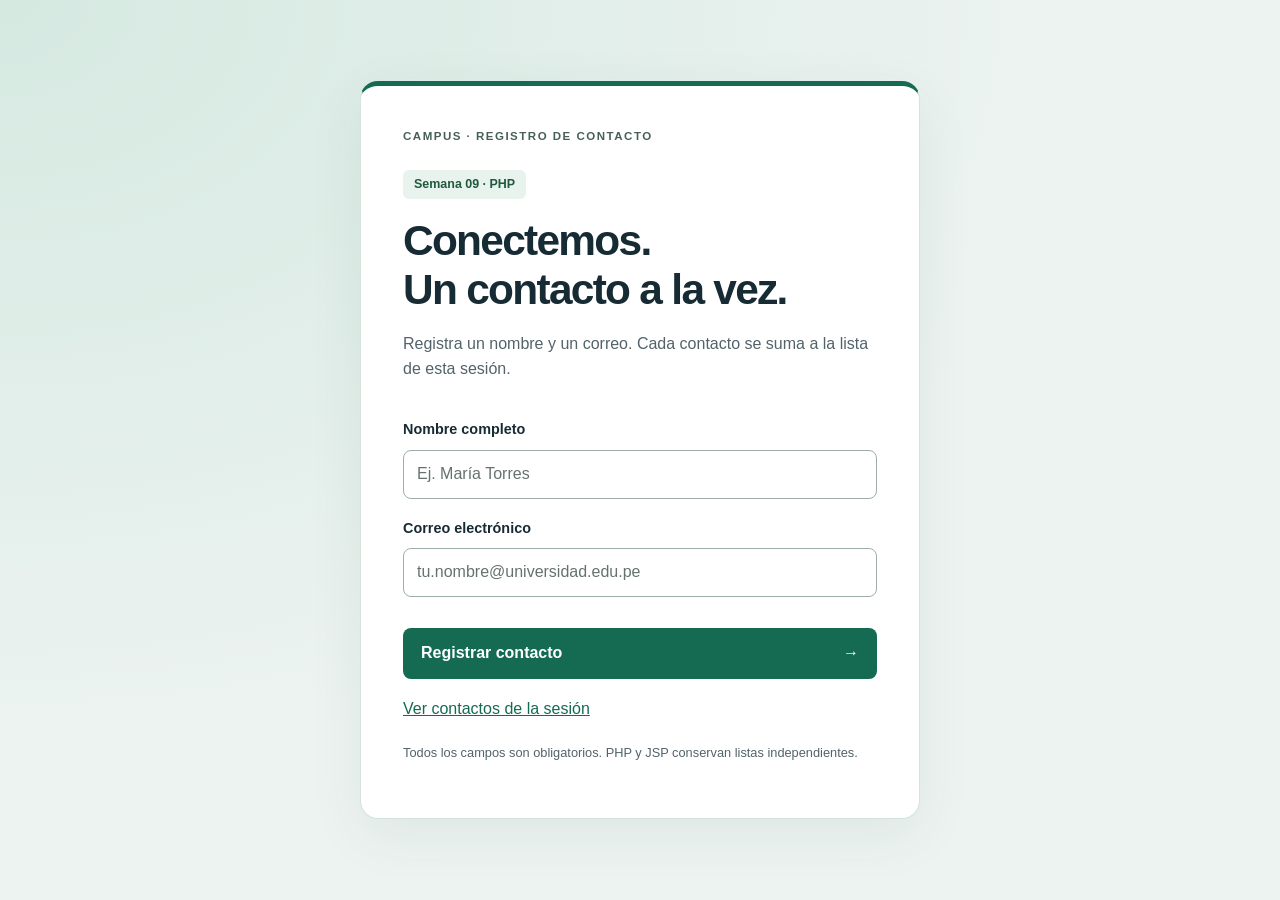
<file: php-app/index.html>
<!DOCTYPE html>
<html lang="es"><head><meta charset="UTF-8"><meta name="viewport" content="width=device-width, initial-scale=1">
<title>Nuevo contacto | Contactos</title><link rel="stylesheet" href="assets/styles.css"></head>
<body><main class="card"><p class="eyebrow">CAMPUS · REGISTRO DE CONTACTO</p>

<span class="badge">Semana 09 · PHP</span><h1>Conectemos.<br>Un contacto a la vez.</h1>
<p class="intro">Registra un nombre y un correo. Cada contacto se suma a la lista de esta sesión.</p>
<form method="post" action="registro.php" accept-charset="UTF-8">
<label for="nombre">Nombre completo</label>
<input id="nombre" name="nombre" type="text" autocomplete="name" placeholder="Ej. María Torres" required maxlength="100">
<label for="correo">Correo electrónico</label>
<input id="correo" name="correo" type="email" autocomplete="email" placeholder="tu.nombre@universidad.edu.pe" required maxlength="254">
<button type="submit">Registrar contacto <span aria-hidden="true">→</span></button></form>
<a class="secondary" href="registros.php">Ver contactos de la sesión</a>
<p class="footnote">Todos los campos son obligatorios. PHP y JSP conservan listas independientes.</p>
</main></body></html>
</file>
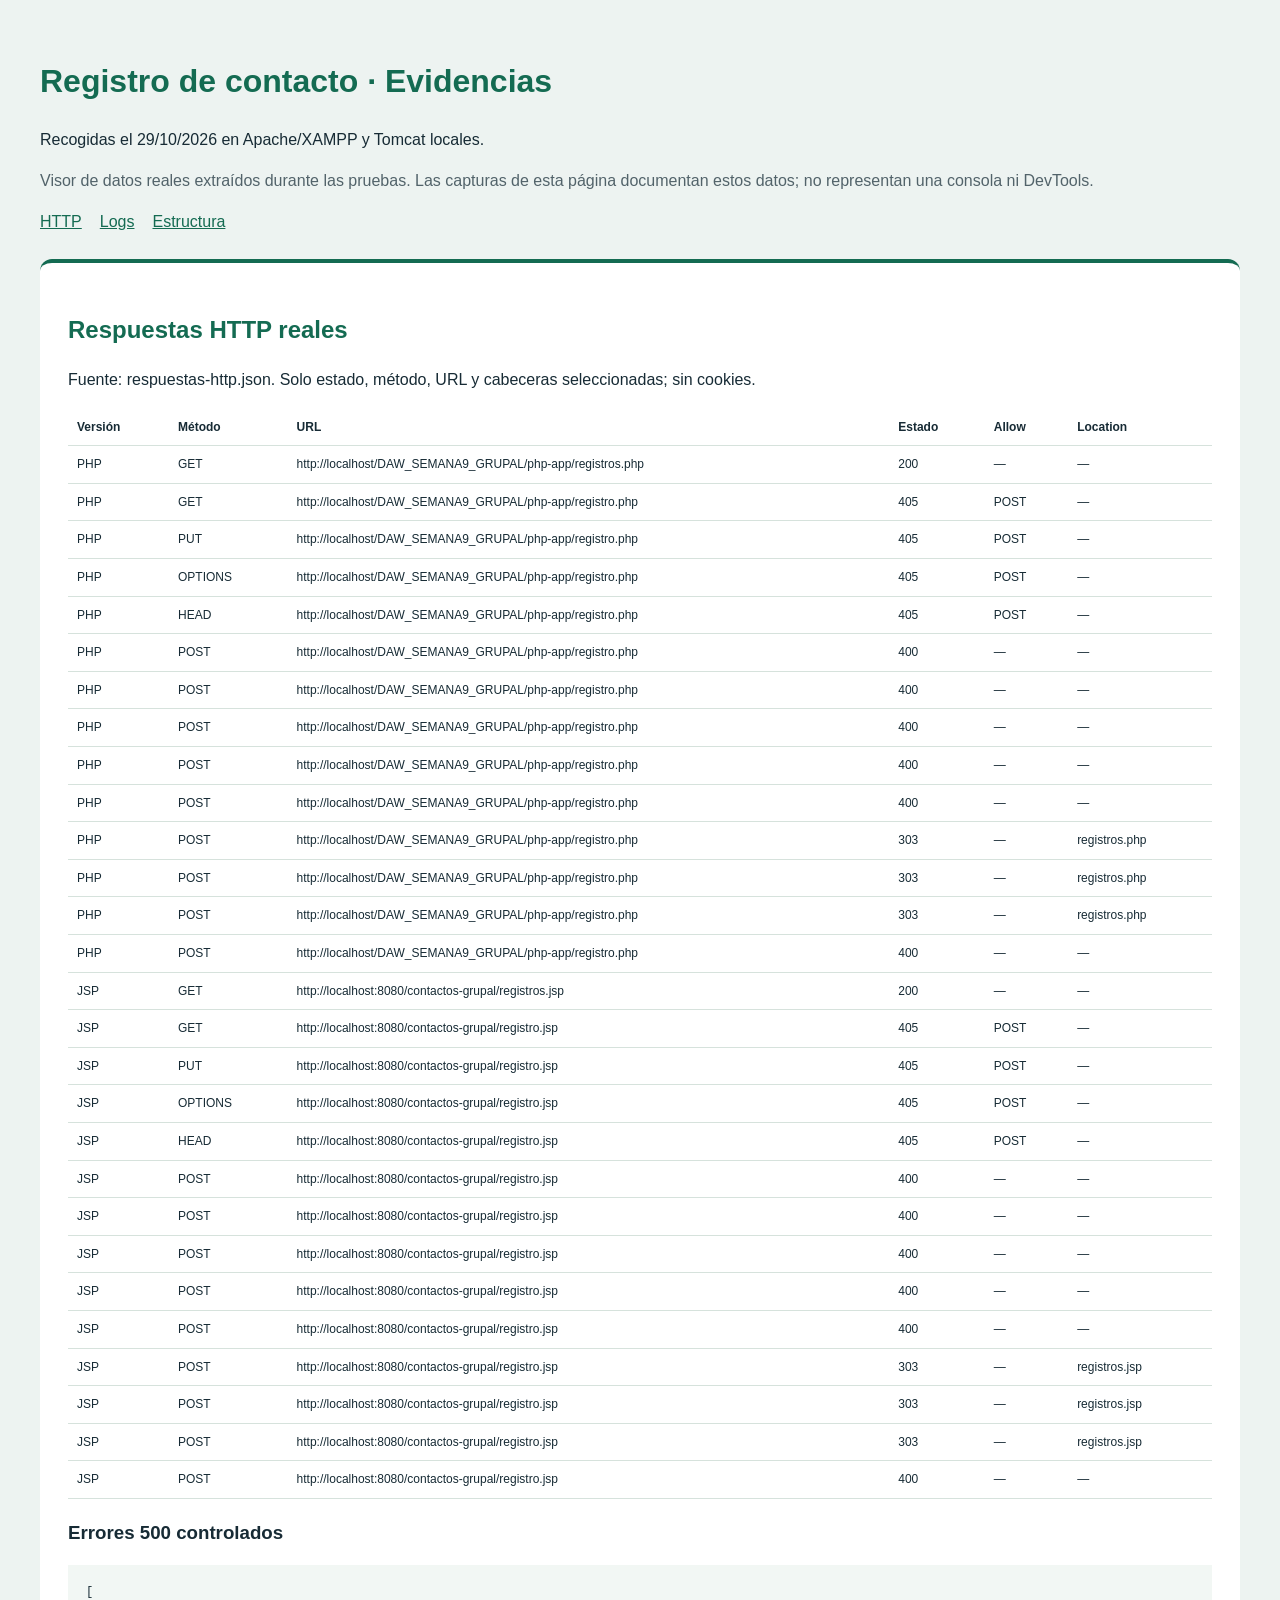
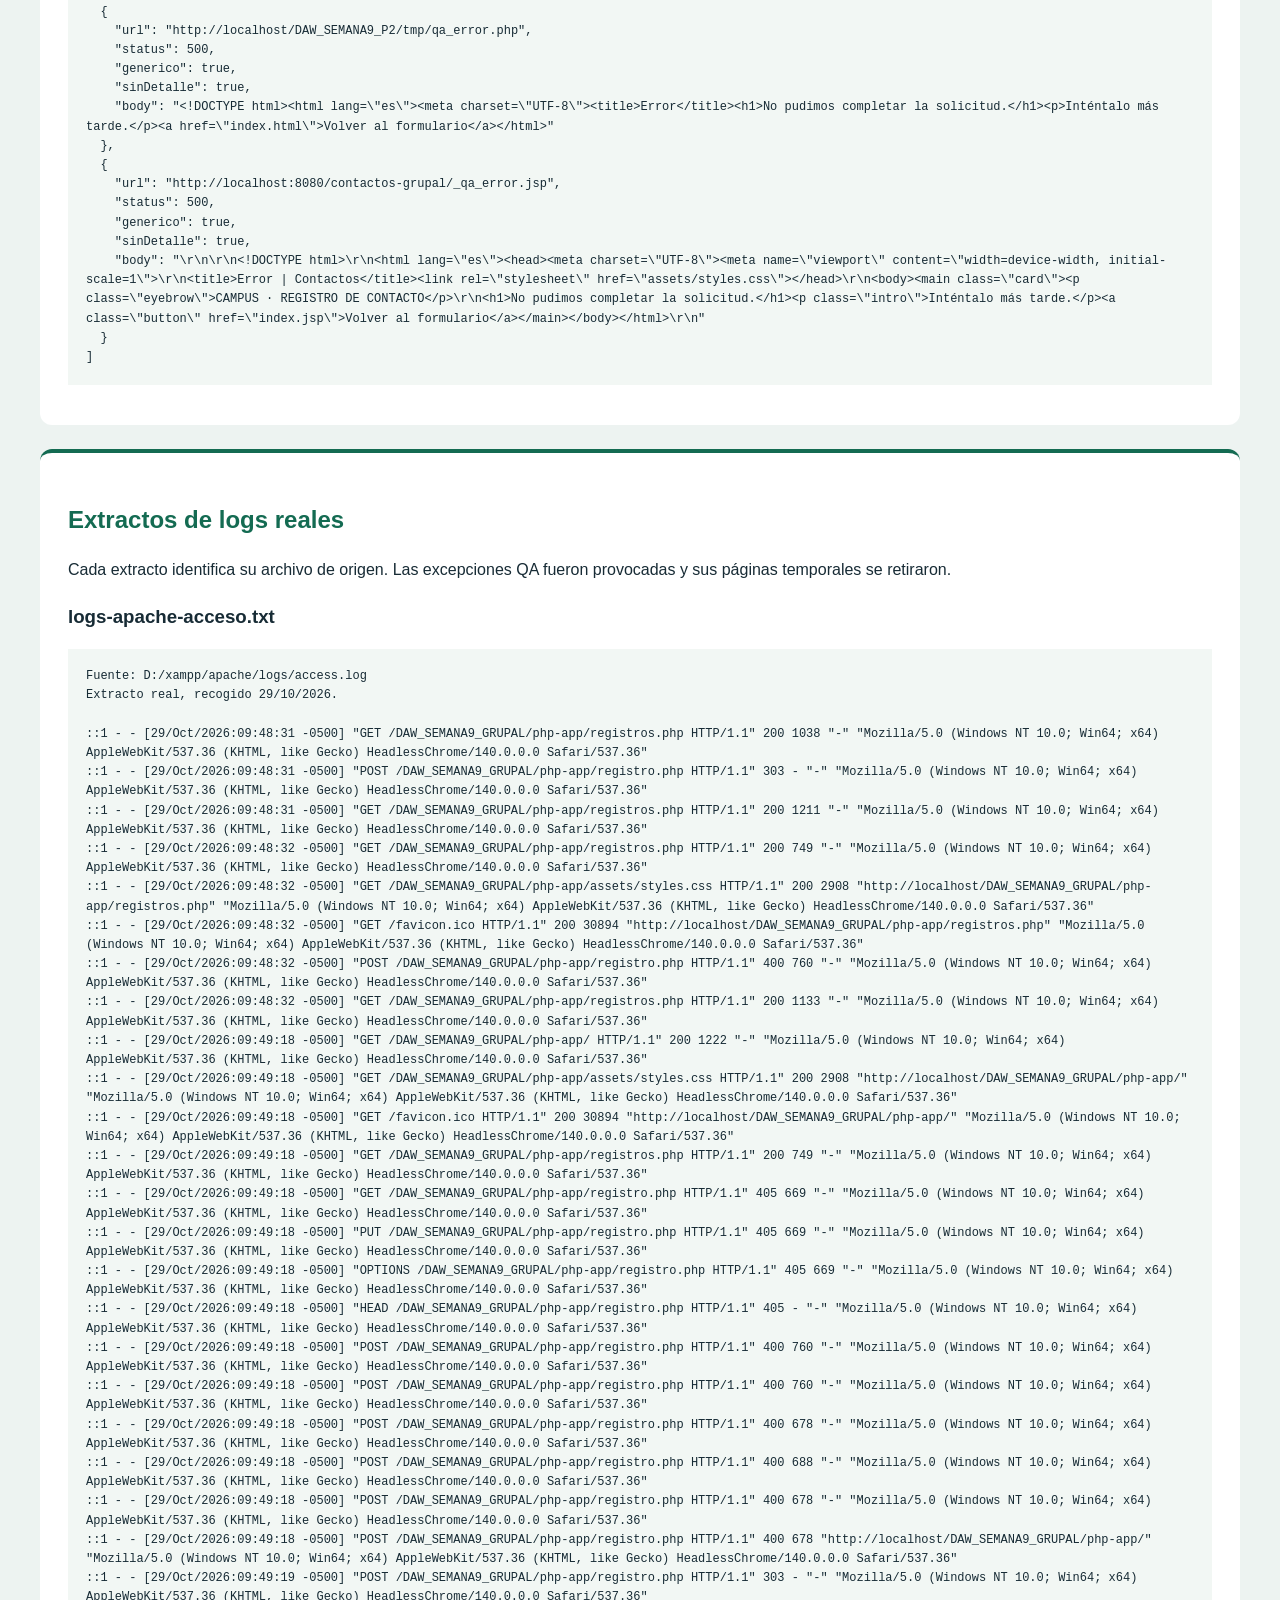
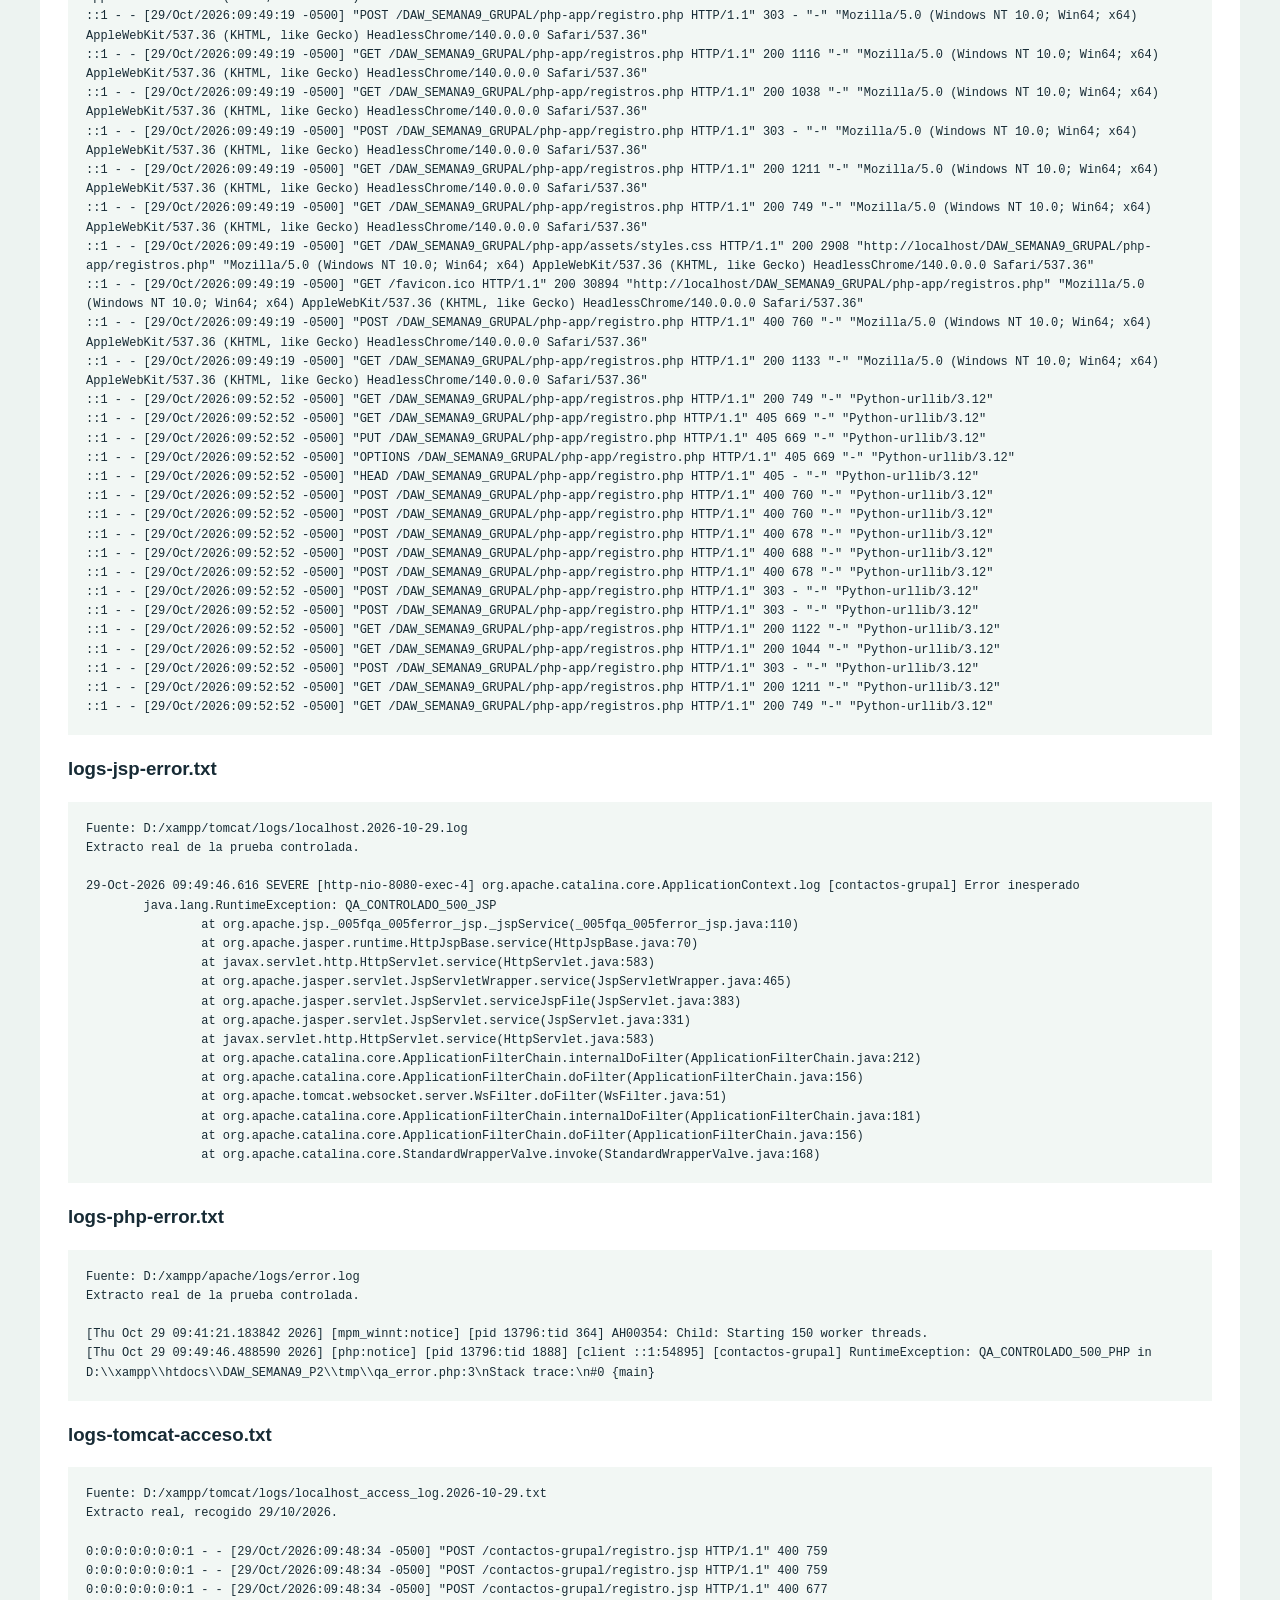
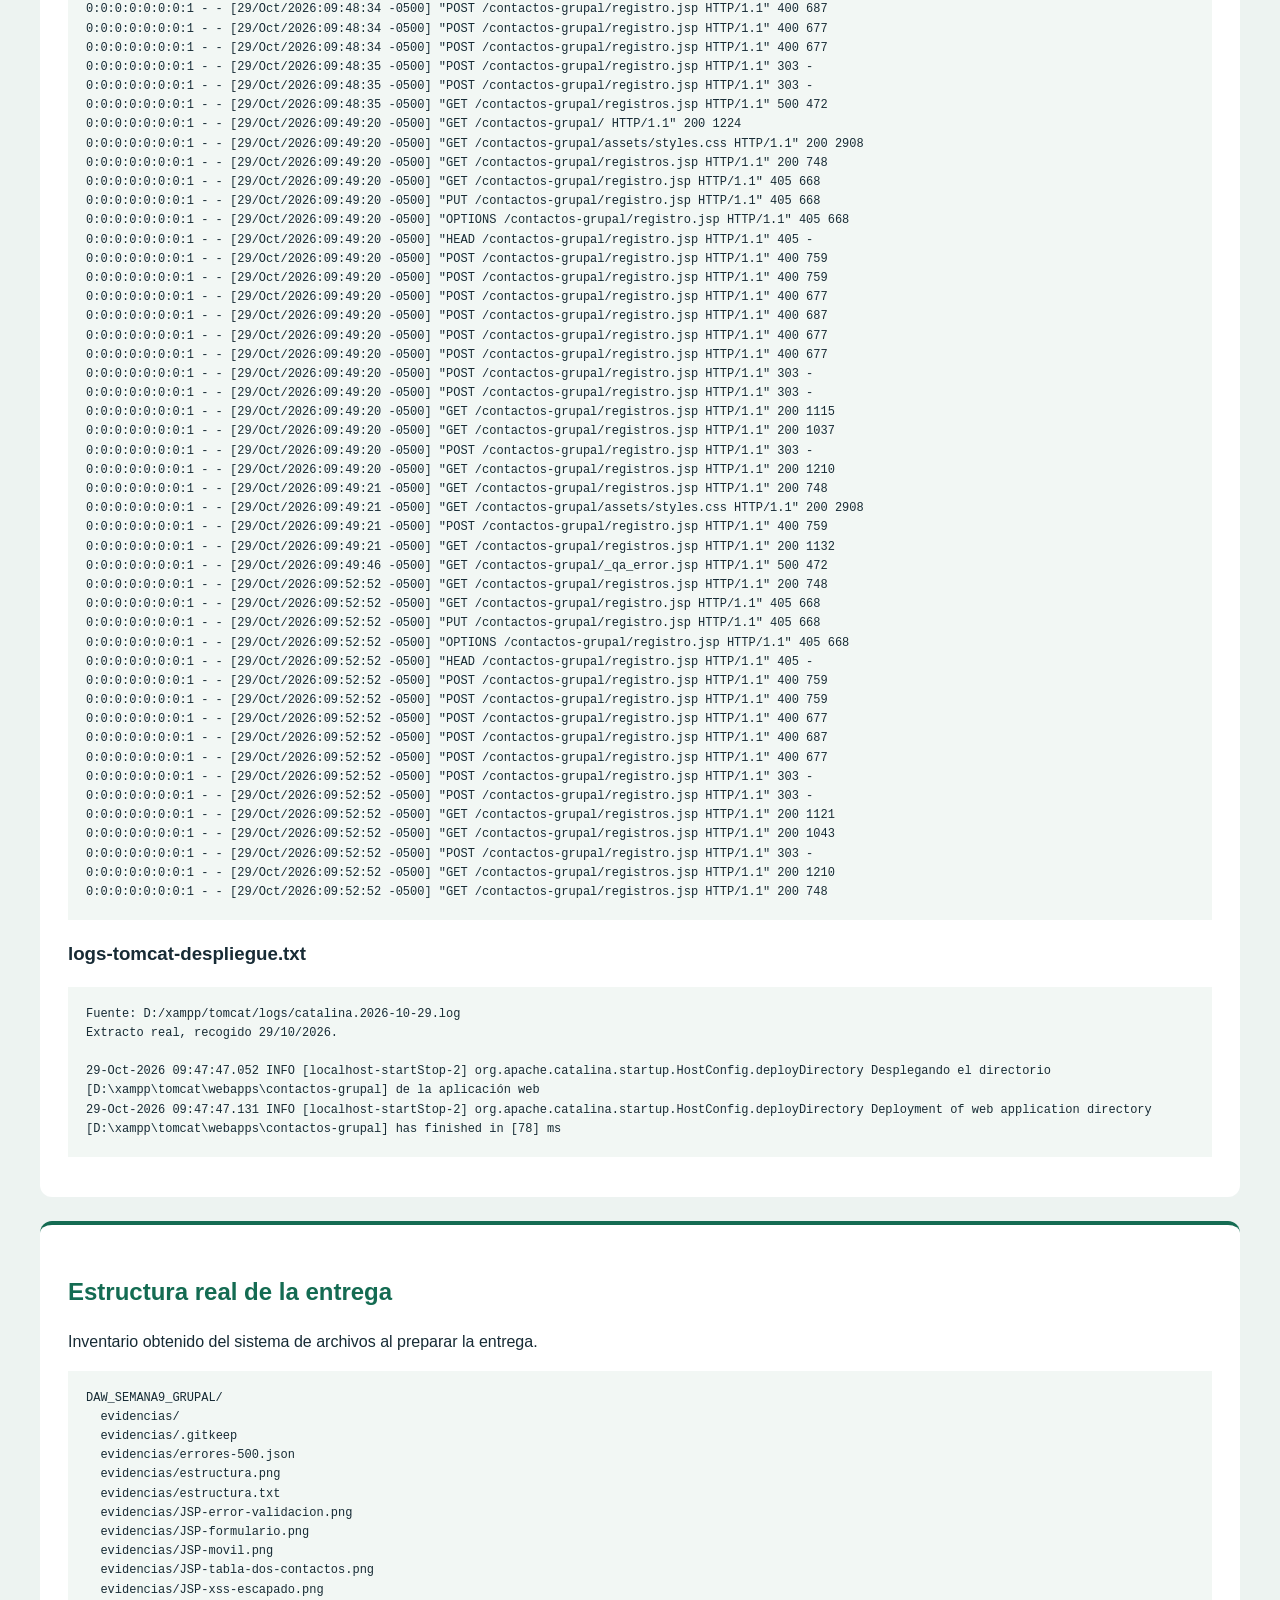
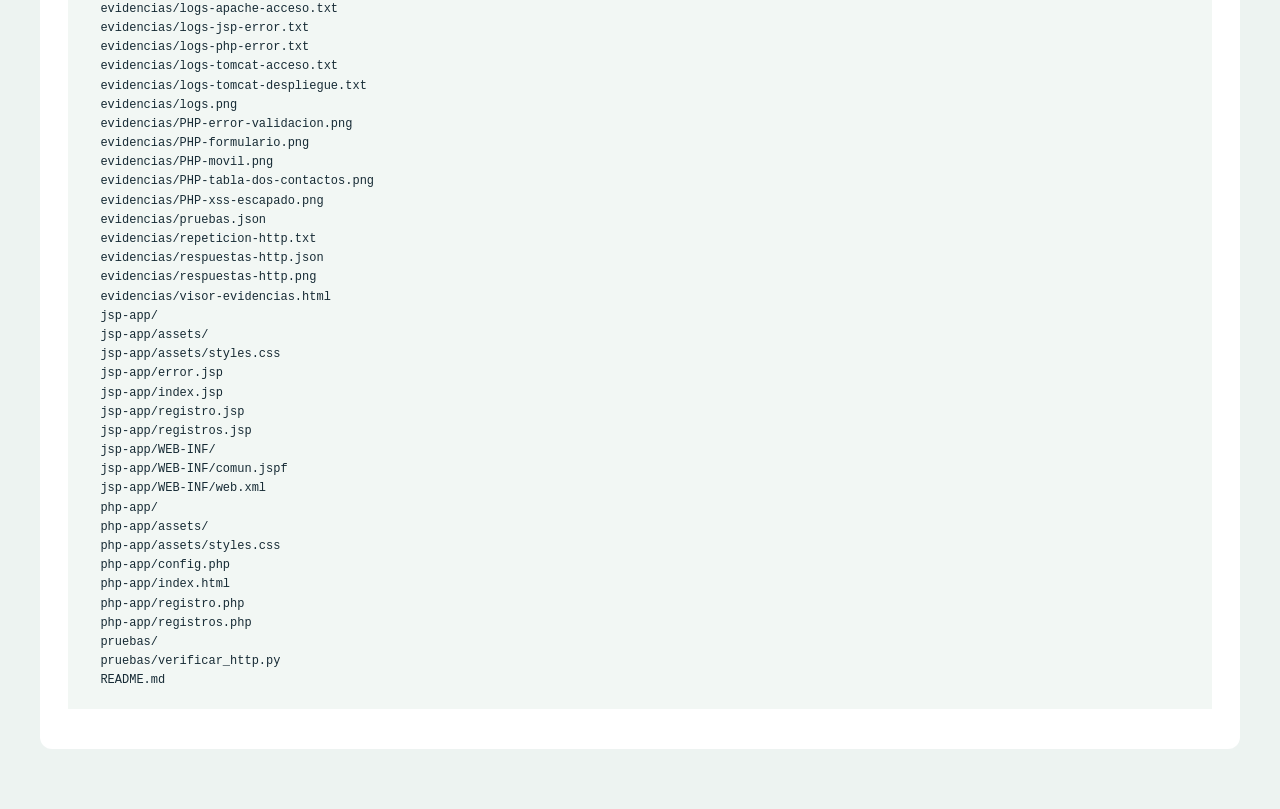
<file: evidencias/visor-evidencias.html>
<!DOCTYPE html><html lang="es"><meta charset="UTF-8"><title>Evidencias reales · Semana 09</title>
<style>body{font:16px/1.55 'Segoe UI',sans-serif;background:#edf3f1;color:#172b35;margin:0;padding:36px}main{max-width:1200px;margin:auto}section{background:white;padding:28px;margin:24px 0;border-radius:12px;border-top:4px solid #146b52}h1,h2{color:#146b52}pre{white-space:pre-wrap;overflow-wrap:anywhere;background:#f2f7f4;padding:18px;font:12px/1.6 Consolas,monospace}table{border-collapse:collapse;width:100%;font-size:12px}th,td{padding:9px;border-bottom:1px solid #d6e2dc;text-align:left;overflow-wrap:anywhere}nav a{margin-right:18px;color:#146b52}.note{color:#52636a}</style><main>
<h1>Registro de contacto · Evidencias</h1><p>Recogidas el 29/10/2026 en Apache/XAMPP y Tomcat locales.</p>
<p class="note">Visor de datos reales extraídos durante las pruebas. Las capturas de esta página documentan estos datos; no representan una consola ni DevTools.</p>
<nav><a href="#http">HTTP</a><a href="#logs">Logs</a><a href="#estructura">Estructura</a></nav>
<section id="http"><h2>Respuestas HTTP reales</h2><p>Fuente: respuestas-http.json. Solo estado, método, URL y cabeceras seleccionadas; sin cookies.</p><table><thead><tr><th>Versión</th><th>Método</th><th>URL</th><th>Estado</th><th>Allow</th><th>Location</th></tr></thead><tbody><tr><td>PHP</td><td>GET</td><td>http://localhost/DAW_SEMANA9_GRUPAL/php-app/registros.php</td><td>200</td><td>—</td><td>—</td></tr><tr><td>PHP</td><td>GET</td><td>http://localhost/DAW_SEMANA9_GRUPAL/php-app/registro.php</td><td>405</td><td>POST</td><td>—</td></tr><tr><td>PHP</td><td>PUT</td><td>http://localhost/DAW_SEMANA9_GRUPAL/php-app/registro.php</td><td>405</td><td>POST</td><td>—</td></tr><tr><td>PHP</td><td>OPTIONS</td><td>http://localhost/DAW_SEMANA9_GRUPAL/php-app/registro.php</td><td>405</td><td>POST</td><td>—</td></tr><tr><td>PHP</td><td>HEAD</td><td>http://localhost/DAW_SEMANA9_GRUPAL/php-app/registro.php</td><td>405</td><td>POST</td><td>—</td></tr><tr><td>PHP</td><td>POST</td><td>http://localhost/DAW_SEMANA9_GRUPAL/php-app/registro.php</td><td>400</td><td>—</td><td>—</td></tr><tr><td>PHP</td><td>POST</td><td>http://localhost/DAW_SEMANA9_GRUPAL/php-app/registro.php</td><td>400</td><td>—</td><td>—</td></tr><tr><td>PHP</td><td>POST</td><td>http://localhost/DAW_SEMANA9_GRUPAL/php-app/registro.php</td><td>400</td><td>—</td><td>—</td></tr><tr><td>PHP</td><td>POST</td><td>http://localhost/DAW_SEMANA9_GRUPAL/php-app/registro.php</td><td>400</td><td>—</td><td>—</td></tr><tr><td>PHP</td><td>POST</td><td>http://localhost/DAW_SEMANA9_GRUPAL/php-app/registro.php</td><td>400</td><td>—</td><td>—</td></tr><tr><td>PHP</td><td>POST</td><td>http://localhost/DAW_SEMANA9_GRUPAL/php-app/registro.php</td><td>303</td><td>—</td><td>registros.php</td></tr><tr><td>PHP</td><td>POST</td><td>http://localhost/DAW_SEMANA9_GRUPAL/php-app/registro.php</td><td>303</td><td>—</td><td>registros.php</td></tr><tr><td>PHP</td><td>POST</td><td>http://localhost/DAW_SEMANA9_GRUPAL/php-app/registro.php</td><td>303</td><td>—</td><td>registros.php</td></tr><tr><td>PHP</td><td>POST</td><td>http://localhost/DAW_SEMANA9_GRUPAL/php-app/registro.php</td><td>400</td><td>—</td><td>—</td></tr><tr><td>JSP</td><td>GET</td><td>http://localhost:8080/contactos-grupal/registros.jsp</td><td>200</td><td>—</td><td>—</td></tr><tr><td>JSP</td><td>GET</td><td>http://localhost:8080/contactos-grupal/registro.jsp</td><td>405</td><td>POST</td><td>—</td></tr><tr><td>JSP</td><td>PUT</td><td>http://localhost:8080/contactos-grupal/registro.jsp</td><td>405</td><td>POST</td><td>—</td></tr><tr><td>JSP</td><td>OPTIONS</td><td>http://localhost:8080/contactos-grupal/registro.jsp</td><td>405</td><td>POST</td><td>—</td></tr><tr><td>JSP</td><td>HEAD</td><td>http://localhost:8080/contactos-grupal/registro.jsp</td><td>405</td><td>POST</td><td>—</td></tr><tr><td>JSP</td><td>POST</td><td>http://localhost:8080/contactos-grupal/registro.jsp</td><td>400</td><td>—</td><td>—</td></tr><tr><td>JSP</td><td>POST</td><td>http://localhost:8080/contactos-grupal/registro.jsp</td><td>400</td><td>—</td><td>—</td></tr><tr><td>JSP</td><td>POST</td><td>http://localhost:8080/contactos-grupal/registro.jsp</td><td>400</td><td>—</td><td>—</td></tr><tr><td>JSP</td><td>POST</td><td>http://localhost:8080/contactos-grupal/registro.jsp</td><td>400</td><td>—</td><td>—</td></tr><tr><td>JSP</td><td>POST</td><td>http://localhost:8080/contactos-grupal/registro.jsp</td><td>400</td><td>—</td><td>—</td></tr><tr><td>JSP</td><td>POST</td><td>http://localhost:8080/contactos-grupal/registro.jsp</td><td>303</td><td>—</td><td>registros.jsp</td></tr><tr><td>JSP</td><td>POST</td><td>http://localhost:8080/contactos-grupal/registro.jsp</td><td>303</td><td>—</td><td>registros.jsp</td></tr><tr><td>JSP</td><td>POST</td><td>http://localhost:8080/contactos-grupal/registro.jsp</td><td>303</td><td>—</td><td>registros.jsp</td></tr><tr><td>JSP</td><td>POST</td><td>http://localhost:8080/contactos-grupal/registro.jsp</td><td>400</td><td>—</td><td>—</td></tr></tbody></table><h3>Errores 500 controlados</h3><pre>[
  {
    &quot;url&quot;: &quot;http://localhost/DAW_SEMANA9_P2/tmp/qa_error.php&quot;,
    &quot;status&quot;: 500,
    &quot;generico&quot;: true,
    &quot;sinDetalle&quot;: true,
    &quot;body&quot;: &quot;&lt;!DOCTYPE html&gt;&lt;html lang=\&quot;es\&quot;&gt;&lt;meta charset=\&quot;UTF-8\&quot;&gt;&lt;title&gt;Error&lt;/title&gt;&lt;h1&gt;No pudimos completar la solicitud.&lt;/h1&gt;&lt;p&gt;Inténtalo más tarde.&lt;/p&gt;&lt;a href=\&quot;index.html\&quot;&gt;Volver al formulario&lt;/a&gt;&lt;/html&gt;&quot;
  },
  {
    &quot;url&quot;: &quot;http://localhost:8080/contactos-grupal/_qa_error.jsp&quot;,
    &quot;status&quot;: 500,
    &quot;generico&quot;: true,
    &quot;sinDetalle&quot;: true,
    &quot;body&quot;: &quot;\r\n\r\n&lt;!DOCTYPE html&gt;\r\n&lt;html lang=\&quot;es\&quot;&gt;&lt;head&gt;&lt;meta charset=\&quot;UTF-8\&quot;&gt;&lt;meta name=\&quot;viewport\&quot; content=\&quot;width=device-width, initial-scale=1\&quot;&gt;\r\n&lt;title&gt;Error | Contactos&lt;/title&gt;&lt;link rel=\&quot;stylesheet\&quot; href=\&quot;assets/styles.css\&quot;&gt;&lt;/head&gt;\r\n&lt;body&gt;&lt;main class=\&quot;card\&quot;&gt;&lt;p class=\&quot;eyebrow\&quot;&gt;CAMPUS · REGISTRO DE CONTACTO&lt;/p&gt;\r\n&lt;h1&gt;No pudimos completar la solicitud.&lt;/h1&gt;&lt;p class=\&quot;intro\&quot;&gt;Inténtalo más tarde.&lt;/p&gt;&lt;a class=\&quot;button\&quot; href=\&quot;index.jsp\&quot;&gt;Volver al formulario&lt;/a&gt;&lt;/main&gt;&lt;/body&gt;&lt;/html&gt;\r\n&quot;
  }
]
</pre></section>
<section id="logs"><h2>Extractos de logs reales</h2><p>Cada extracto identifica su archivo de origen. Las excepciones QA fueron provocadas y sus páginas temporales se retiraron.</p><h3>logs-apache-acceso.txt</h3><pre>Fuente: D:/xampp/apache/logs/access.log
Extracto real, recogido 29/10/2026.

::1 - - [29/Oct/2026:09:48:31 -0500] &quot;GET /DAW_SEMANA9_GRUPAL/php-app/registros.php HTTP/1.1&quot; 200 1038 &quot;-&quot; &quot;Mozilla/5.0 (Windows NT 10.0; Win64; x64) AppleWebKit/537.36 (KHTML, like Gecko) HeadlessChrome/140.0.0.0 Safari/537.36&quot;
::1 - - [29/Oct/2026:09:48:31 -0500] &quot;POST /DAW_SEMANA9_GRUPAL/php-app/registro.php HTTP/1.1&quot; 303 - &quot;-&quot; &quot;Mozilla/5.0 (Windows NT 10.0; Win64; x64) AppleWebKit/537.36 (KHTML, like Gecko) HeadlessChrome/140.0.0.0 Safari/537.36&quot;
::1 - - [29/Oct/2026:09:48:31 -0500] &quot;GET /DAW_SEMANA9_GRUPAL/php-app/registros.php HTTP/1.1&quot; 200 1211 &quot;-&quot; &quot;Mozilla/5.0 (Windows NT 10.0; Win64; x64) AppleWebKit/537.36 (KHTML, like Gecko) HeadlessChrome/140.0.0.0 Safari/537.36&quot;
::1 - - [29/Oct/2026:09:48:32 -0500] &quot;GET /DAW_SEMANA9_GRUPAL/php-app/registros.php HTTP/1.1&quot; 200 749 &quot;-&quot; &quot;Mozilla/5.0 (Windows NT 10.0; Win64; x64) AppleWebKit/537.36 (KHTML, like Gecko) HeadlessChrome/140.0.0.0 Safari/537.36&quot;
::1 - - [29/Oct/2026:09:48:32 -0500] &quot;GET /DAW_SEMANA9_GRUPAL/php-app/assets/styles.css HTTP/1.1&quot; 200 2908 &quot;http://localhost/DAW_SEMANA9_GRUPAL/php-app/registros.php&quot; &quot;Mozilla/5.0 (Windows NT 10.0; Win64; x64) AppleWebKit/537.36 (KHTML, like Gecko) HeadlessChrome/140.0.0.0 Safari/537.36&quot;
::1 - - [29/Oct/2026:09:48:32 -0500] &quot;GET /favicon.ico HTTP/1.1&quot; 200 30894 &quot;http://localhost/DAW_SEMANA9_GRUPAL/php-app/registros.php&quot; &quot;Mozilla/5.0 (Windows NT 10.0; Win64; x64) AppleWebKit/537.36 (KHTML, like Gecko) HeadlessChrome/140.0.0.0 Safari/537.36&quot;
::1 - - [29/Oct/2026:09:48:32 -0500] &quot;POST /DAW_SEMANA9_GRUPAL/php-app/registro.php HTTP/1.1&quot; 400 760 &quot;-&quot; &quot;Mozilla/5.0 (Windows NT 10.0; Win64; x64) AppleWebKit/537.36 (KHTML, like Gecko) HeadlessChrome/140.0.0.0 Safari/537.36&quot;
::1 - - [29/Oct/2026:09:48:32 -0500] &quot;GET /DAW_SEMANA9_GRUPAL/php-app/registros.php HTTP/1.1&quot; 200 1133 &quot;-&quot; &quot;Mozilla/5.0 (Windows NT 10.0; Win64; x64) AppleWebKit/537.36 (KHTML, like Gecko) HeadlessChrome/140.0.0.0 Safari/537.36&quot;
::1 - - [29/Oct/2026:09:49:18 -0500] &quot;GET /DAW_SEMANA9_GRUPAL/php-app/ HTTP/1.1&quot; 200 1222 &quot;-&quot; &quot;Mozilla/5.0 (Windows NT 10.0; Win64; x64) AppleWebKit/537.36 (KHTML, like Gecko) HeadlessChrome/140.0.0.0 Safari/537.36&quot;
::1 - - [29/Oct/2026:09:49:18 -0500] &quot;GET /DAW_SEMANA9_GRUPAL/php-app/assets/styles.css HTTP/1.1&quot; 200 2908 &quot;http://localhost/DAW_SEMANA9_GRUPAL/php-app/&quot; &quot;Mozilla/5.0 (Windows NT 10.0; Win64; x64) AppleWebKit/537.36 (KHTML, like Gecko) HeadlessChrome/140.0.0.0 Safari/537.36&quot;
::1 - - [29/Oct/2026:09:49:18 -0500] &quot;GET /favicon.ico HTTP/1.1&quot; 200 30894 &quot;http://localhost/DAW_SEMANA9_GRUPAL/php-app/&quot; &quot;Mozilla/5.0 (Windows NT 10.0; Win64; x64) AppleWebKit/537.36 (KHTML, like Gecko) HeadlessChrome/140.0.0.0 Safari/537.36&quot;
::1 - - [29/Oct/2026:09:49:18 -0500] &quot;GET /DAW_SEMANA9_GRUPAL/php-app/registros.php HTTP/1.1&quot; 200 749 &quot;-&quot; &quot;Mozilla/5.0 (Windows NT 10.0; Win64; x64) AppleWebKit/537.36 (KHTML, like Gecko) HeadlessChrome/140.0.0.0 Safari/537.36&quot;
::1 - - [29/Oct/2026:09:49:18 -0500] &quot;GET /DAW_SEMANA9_GRUPAL/php-app/registro.php HTTP/1.1&quot; 405 669 &quot;-&quot; &quot;Mozilla/5.0 (Windows NT 10.0; Win64; x64) AppleWebKit/537.36 (KHTML, like Gecko) HeadlessChrome/140.0.0.0 Safari/537.36&quot;
::1 - - [29/Oct/2026:09:49:18 -0500] &quot;PUT /DAW_SEMANA9_GRUPAL/php-app/registro.php HTTP/1.1&quot; 405 669 &quot;-&quot; &quot;Mozilla/5.0 (Windows NT 10.0; Win64; x64) AppleWebKit/537.36 (KHTML, like Gecko) HeadlessChrome/140.0.0.0 Safari/537.36&quot;
::1 - - [29/Oct/2026:09:49:18 -0500] &quot;OPTIONS /DAW_SEMANA9_GRUPAL/php-app/registro.php HTTP/1.1&quot; 405 669 &quot;-&quot; &quot;Mozilla/5.0 (Windows NT 10.0; Win64; x64) AppleWebKit/537.36 (KHTML, like Gecko) HeadlessChrome/140.0.0.0 Safari/537.36&quot;
::1 - - [29/Oct/2026:09:49:18 -0500] &quot;HEAD /DAW_SEMANA9_GRUPAL/php-app/registro.php HTTP/1.1&quot; 405 - &quot;-&quot; &quot;Mozilla/5.0 (Windows NT 10.0; Win64; x64) AppleWebKit/537.36 (KHTML, like Gecko) HeadlessChrome/140.0.0.0 Safari/537.36&quot;
::1 - - [29/Oct/2026:09:49:18 -0500] &quot;POST /DAW_SEMANA9_GRUPAL/php-app/registro.php HTTP/1.1&quot; 400 760 &quot;-&quot; &quot;Mozilla/5.0 (Windows NT 10.0; Win64; x64) AppleWebKit/537.36 (KHTML, like Gecko) HeadlessChrome/140.0.0.0 Safari/537.36&quot;
::1 - - [29/Oct/2026:09:49:18 -0500] &quot;POST /DAW_SEMANA9_GRUPAL/php-app/registro.php HTTP/1.1&quot; 400 760 &quot;-&quot; &quot;Mozilla/5.0 (Windows NT 10.0; Win64; x64) AppleWebKit/537.36 (KHTML, like Gecko) HeadlessChrome/140.0.0.0 Safari/537.36&quot;
::1 - - [29/Oct/2026:09:49:18 -0500] &quot;POST /DAW_SEMANA9_GRUPAL/php-app/registro.php HTTP/1.1&quot; 400 678 &quot;-&quot; &quot;Mozilla/5.0 (Windows NT 10.0; Win64; x64) AppleWebKit/537.36 (KHTML, like Gecko) HeadlessChrome/140.0.0.0 Safari/537.36&quot;
::1 - - [29/Oct/2026:09:49:18 -0500] &quot;POST /DAW_SEMANA9_GRUPAL/php-app/registro.php HTTP/1.1&quot; 400 688 &quot;-&quot; &quot;Mozilla/5.0 (Windows NT 10.0; Win64; x64) AppleWebKit/537.36 (KHTML, like Gecko) HeadlessChrome/140.0.0.0 Safari/537.36&quot;
::1 - - [29/Oct/2026:09:49:18 -0500] &quot;POST /DAW_SEMANA9_GRUPAL/php-app/registro.php HTTP/1.1&quot; 400 678 &quot;-&quot; &quot;Mozilla/5.0 (Windows NT 10.0; Win64; x64) AppleWebKit/537.36 (KHTML, like Gecko) HeadlessChrome/140.0.0.0 Safari/537.36&quot;
::1 - - [29/Oct/2026:09:49:18 -0500] &quot;POST /DAW_SEMANA9_GRUPAL/php-app/registro.php HTTP/1.1&quot; 400 678 &quot;http://localhost/DAW_SEMANA9_GRUPAL/php-app/&quot; &quot;Mozilla/5.0 (Windows NT 10.0; Win64; x64) AppleWebKit/537.36 (KHTML, like Gecko) HeadlessChrome/140.0.0.0 Safari/537.36&quot;
::1 - - [29/Oct/2026:09:49:19 -0500] &quot;POST /DAW_SEMANA9_GRUPAL/php-app/registro.php HTTP/1.1&quot; 303 - &quot;-&quot; &quot;Mozilla/5.0 (Windows NT 10.0; Win64; x64) AppleWebKit/537.36 (KHTML, like Gecko) HeadlessChrome/140.0.0.0 Safari/537.36&quot;
::1 - - [29/Oct/2026:09:49:19 -0500] &quot;POST /DAW_SEMANA9_GRUPAL/php-app/registro.php HTTP/1.1&quot; 303 - &quot;-&quot; &quot;Mozilla/5.0 (Windows NT 10.0; Win64; x64) AppleWebKit/537.36 (KHTML, like Gecko) HeadlessChrome/140.0.0.0 Safari/537.36&quot;
::1 - - [29/Oct/2026:09:49:19 -0500] &quot;GET /DAW_SEMANA9_GRUPAL/php-app/registros.php HTTP/1.1&quot; 200 1116 &quot;-&quot; &quot;Mozilla/5.0 (Windows NT 10.0; Win64; x64) AppleWebKit/537.36 (KHTML, like Gecko) HeadlessChrome/140.0.0.0 Safari/537.36&quot;
::1 - - [29/Oct/2026:09:49:19 -0500] &quot;GET /DAW_SEMANA9_GRUPAL/php-app/registros.php HTTP/1.1&quot; 200 1038 &quot;-&quot; &quot;Mozilla/5.0 (Windows NT 10.0; Win64; x64) AppleWebKit/537.36 (KHTML, like Gecko) HeadlessChrome/140.0.0.0 Safari/537.36&quot;
::1 - - [29/Oct/2026:09:49:19 -0500] &quot;POST /DAW_SEMANA9_GRUPAL/php-app/registro.php HTTP/1.1&quot; 303 - &quot;-&quot; &quot;Mozilla/5.0 (Windows NT 10.0; Win64; x64) AppleWebKit/537.36 (KHTML, like Gecko) HeadlessChrome/140.0.0.0 Safari/537.36&quot;
::1 - - [29/Oct/2026:09:49:19 -0500] &quot;GET /DAW_SEMANA9_GRUPAL/php-app/registros.php HTTP/1.1&quot; 200 1211 &quot;-&quot; &quot;Mozilla/5.0 (Windows NT 10.0; Win64; x64) AppleWebKit/537.36 (KHTML, like Gecko) HeadlessChrome/140.0.0.0 Safari/537.36&quot;
::1 - - [29/Oct/2026:09:49:19 -0500] &quot;GET /DAW_SEMANA9_GRUPAL/php-app/registros.php HTTP/1.1&quot; 200 749 &quot;-&quot; &quot;Mozilla/5.0 (Windows NT 10.0; Win64; x64) AppleWebKit/537.36 (KHTML, like Gecko) HeadlessChrome/140.0.0.0 Safari/537.36&quot;
::1 - - [29/Oct/2026:09:49:19 -0500] &quot;GET /DAW_SEMANA9_GRUPAL/php-app/assets/styles.css HTTP/1.1&quot; 200 2908 &quot;http://localhost/DAW_SEMANA9_GRUPAL/php-app/registros.php&quot; &quot;Mozilla/5.0 (Windows NT 10.0; Win64; x64) AppleWebKit/537.36 (KHTML, like Gecko) HeadlessChrome/140.0.0.0 Safari/537.36&quot;
::1 - - [29/Oct/2026:09:49:19 -0500] &quot;GET /favicon.ico HTTP/1.1&quot; 200 30894 &quot;http://localhost/DAW_SEMANA9_GRUPAL/php-app/registros.php&quot; &quot;Mozilla/5.0 (Windows NT 10.0; Win64; x64) AppleWebKit/537.36 (KHTML, like Gecko) HeadlessChrome/140.0.0.0 Safari/537.36&quot;
::1 - - [29/Oct/2026:09:49:19 -0500] &quot;POST /DAW_SEMANA9_GRUPAL/php-app/registro.php HTTP/1.1&quot; 400 760 &quot;-&quot; &quot;Mozilla/5.0 (Windows NT 10.0; Win64; x64) AppleWebKit/537.36 (KHTML, like Gecko) HeadlessChrome/140.0.0.0 Safari/537.36&quot;
::1 - - [29/Oct/2026:09:49:19 -0500] &quot;GET /DAW_SEMANA9_GRUPAL/php-app/registros.php HTTP/1.1&quot; 200 1133 &quot;-&quot; &quot;Mozilla/5.0 (Windows NT 10.0; Win64; x64) AppleWebKit/537.36 (KHTML, like Gecko) HeadlessChrome/140.0.0.0 Safari/537.36&quot;
::1 - - [29/Oct/2026:09:52:52 -0500] &quot;GET /DAW_SEMANA9_GRUPAL/php-app/registros.php HTTP/1.1&quot; 200 749 &quot;-&quot; &quot;Python-urllib/3.12&quot;
::1 - - [29/Oct/2026:09:52:52 -0500] &quot;GET /DAW_SEMANA9_GRUPAL/php-app/registro.php HTTP/1.1&quot; 405 669 &quot;-&quot; &quot;Python-urllib/3.12&quot;
::1 - - [29/Oct/2026:09:52:52 -0500] &quot;PUT /DAW_SEMANA9_GRUPAL/php-app/registro.php HTTP/1.1&quot; 405 669 &quot;-&quot; &quot;Python-urllib/3.12&quot;
::1 - - [29/Oct/2026:09:52:52 -0500] &quot;OPTIONS /DAW_SEMANA9_GRUPAL/php-app/registro.php HTTP/1.1&quot; 405 669 &quot;-&quot; &quot;Python-urllib/3.12&quot;
::1 - - [29/Oct/2026:09:52:52 -0500] &quot;HEAD /DAW_SEMANA9_GRUPAL/php-app/registro.php HTTP/1.1&quot; 405 - &quot;-&quot; &quot;Python-urllib/3.12&quot;
::1 - - [29/Oct/2026:09:52:52 -0500] &quot;POST /DAW_SEMANA9_GRUPAL/php-app/registro.php HTTP/1.1&quot; 400 760 &quot;-&quot; &quot;Python-urllib/3.12&quot;
::1 - - [29/Oct/2026:09:52:52 -0500] &quot;POST /DAW_SEMANA9_GRUPAL/php-app/registro.php HTTP/1.1&quot; 400 760 &quot;-&quot; &quot;Python-urllib/3.12&quot;
::1 - - [29/Oct/2026:09:52:52 -0500] &quot;POST /DAW_SEMANA9_GRUPAL/php-app/registro.php HTTP/1.1&quot; 400 678 &quot;-&quot; &quot;Python-urllib/3.12&quot;
::1 - - [29/Oct/2026:09:52:52 -0500] &quot;POST /DAW_SEMANA9_GRUPAL/php-app/registro.php HTTP/1.1&quot; 400 688 &quot;-&quot; &quot;Python-urllib/3.12&quot;
::1 - - [29/Oct/2026:09:52:52 -0500] &quot;POST /DAW_SEMANA9_GRUPAL/php-app/registro.php HTTP/1.1&quot; 400 678 &quot;-&quot; &quot;Python-urllib/3.12&quot;
::1 - - [29/Oct/2026:09:52:52 -0500] &quot;POST /DAW_SEMANA9_GRUPAL/php-app/registro.php HTTP/1.1&quot; 303 - &quot;-&quot; &quot;Python-urllib/3.12&quot;
::1 - - [29/Oct/2026:09:52:52 -0500] &quot;POST /DAW_SEMANA9_GRUPAL/php-app/registro.php HTTP/1.1&quot; 303 - &quot;-&quot; &quot;Python-urllib/3.12&quot;
::1 - - [29/Oct/2026:09:52:52 -0500] &quot;GET /DAW_SEMANA9_GRUPAL/php-app/registros.php HTTP/1.1&quot; 200 1122 &quot;-&quot; &quot;Python-urllib/3.12&quot;
::1 - - [29/Oct/2026:09:52:52 -0500] &quot;GET /DAW_SEMANA9_GRUPAL/php-app/registros.php HTTP/1.1&quot; 200 1044 &quot;-&quot; &quot;Python-urllib/3.12&quot;
::1 - - [29/Oct/2026:09:52:52 -0500] &quot;POST /DAW_SEMANA9_GRUPAL/php-app/registro.php HTTP/1.1&quot; 303 - &quot;-&quot; &quot;Python-urllib/3.12&quot;
::1 - - [29/Oct/2026:09:52:52 -0500] &quot;GET /DAW_SEMANA9_GRUPAL/php-app/registros.php HTTP/1.1&quot; 200 1211 &quot;-&quot; &quot;Python-urllib/3.12&quot;
::1 - - [29/Oct/2026:09:52:52 -0500] &quot;GET /DAW_SEMANA9_GRUPAL/php-app/registros.php HTTP/1.1&quot; 200 749 &quot;-&quot; &quot;Python-urllib/3.12&quot;
</pre><h3>logs-jsp-error.txt</h3><pre>Fuente: D:/xampp/tomcat/logs/localhost.2026-10-29.log
Extracto real de la prueba controlada.

29-Oct-2026 09:49:46.616 SEVERE [http-nio-8080-exec-4] org.apache.catalina.core.ApplicationContext.log [contactos-grupal] Error inesperado
	java.lang.RuntimeException: QA_CONTROLADO_500_JSP
		at org.apache.jsp._005fqa_005ferror_jsp._jspService(_005fqa_005ferror_jsp.java:110)
		at org.apache.jasper.runtime.HttpJspBase.service(HttpJspBase.java:70)
		at javax.servlet.http.HttpServlet.service(HttpServlet.java:583)
		at org.apache.jasper.servlet.JspServletWrapper.service(JspServletWrapper.java:465)
		at org.apache.jasper.servlet.JspServlet.serviceJspFile(JspServlet.java:383)
		at org.apache.jasper.servlet.JspServlet.service(JspServlet.java:331)
		at javax.servlet.http.HttpServlet.service(HttpServlet.java:583)
		at org.apache.catalina.core.ApplicationFilterChain.internalDoFilter(ApplicationFilterChain.java:212)
		at org.apache.catalina.core.ApplicationFilterChain.doFilter(ApplicationFilterChain.java:156)
		at org.apache.tomcat.websocket.server.WsFilter.doFilter(WsFilter.java:51)
		at org.apache.catalina.core.ApplicationFilterChain.internalDoFilter(ApplicationFilterChain.java:181)
		at org.apache.catalina.core.ApplicationFilterChain.doFilter(ApplicationFilterChain.java:156)
		at org.apache.catalina.core.StandardWrapperValve.invoke(StandardWrapperValve.java:168)
</pre><h3>logs-php-error.txt</h3><pre>Fuente: D:/xampp/apache/logs/error.log
Extracto real de la prueba controlada.

[Thu Oct 29 09:41:21.183842 2026] [mpm_winnt:notice] [pid 13796:tid 364] AH00354: Child: Starting 150 worker threads.
[Thu Oct 29 09:49:46.488590 2026] [php:notice] [pid 13796:tid 1888] [client ::1:54895] [contactos-grupal] RuntimeException: QA_CONTROLADO_500_PHP in D:\\xampp\\htdocs\\DAW_SEMANA9_P2\\tmp\\qa_error.php:3\nStack trace:\n#0 {main}
</pre><h3>logs-tomcat-acceso.txt</h3><pre>Fuente: D:/xampp/tomcat/logs/localhost_access_log.2026-10-29.txt
Extracto real, recogido 29/10/2026.

0:0:0:0:0:0:0:1 - - [29/Oct/2026:09:48:34 -0500] &quot;POST /contactos-grupal/registro.jsp HTTP/1.1&quot; 400 759
0:0:0:0:0:0:0:1 - - [29/Oct/2026:09:48:34 -0500] &quot;POST /contactos-grupal/registro.jsp HTTP/1.1&quot; 400 759
0:0:0:0:0:0:0:1 - - [29/Oct/2026:09:48:34 -0500] &quot;POST /contactos-grupal/registro.jsp HTTP/1.1&quot; 400 677
0:0:0:0:0:0:0:1 - - [29/Oct/2026:09:48:34 -0500] &quot;POST /contactos-grupal/registro.jsp HTTP/1.1&quot; 400 687
0:0:0:0:0:0:0:1 - - [29/Oct/2026:09:48:34 -0500] &quot;POST /contactos-grupal/registro.jsp HTTP/1.1&quot; 400 677
0:0:0:0:0:0:0:1 - - [29/Oct/2026:09:48:34 -0500] &quot;POST /contactos-grupal/registro.jsp HTTP/1.1&quot; 400 677
0:0:0:0:0:0:0:1 - - [29/Oct/2026:09:48:35 -0500] &quot;POST /contactos-grupal/registro.jsp HTTP/1.1&quot; 303 -
0:0:0:0:0:0:0:1 - - [29/Oct/2026:09:48:35 -0500] &quot;POST /contactos-grupal/registro.jsp HTTP/1.1&quot; 303 -
0:0:0:0:0:0:0:1 - - [29/Oct/2026:09:48:35 -0500] &quot;GET /contactos-grupal/registros.jsp HTTP/1.1&quot; 500 472
0:0:0:0:0:0:0:1 - - [29/Oct/2026:09:49:20 -0500] &quot;GET /contactos-grupal/ HTTP/1.1&quot; 200 1224
0:0:0:0:0:0:0:1 - - [29/Oct/2026:09:49:20 -0500] &quot;GET /contactos-grupal/assets/styles.css HTTP/1.1&quot; 200 2908
0:0:0:0:0:0:0:1 - - [29/Oct/2026:09:49:20 -0500] &quot;GET /contactos-grupal/registros.jsp HTTP/1.1&quot; 200 748
0:0:0:0:0:0:0:1 - - [29/Oct/2026:09:49:20 -0500] &quot;GET /contactos-grupal/registro.jsp HTTP/1.1&quot; 405 668
0:0:0:0:0:0:0:1 - - [29/Oct/2026:09:49:20 -0500] &quot;PUT /contactos-grupal/registro.jsp HTTP/1.1&quot; 405 668
0:0:0:0:0:0:0:1 - - [29/Oct/2026:09:49:20 -0500] &quot;OPTIONS /contactos-grupal/registro.jsp HTTP/1.1&quot; 405 668
0:0:0:0:0:0:0:1 - - [29/Oct/2026:09:49:20 -0500] &quot;HEAD /contactos-grupal/registro.jsp HTTP/1.1&quot; 405 -
0:0:0:0:0:0:0:1 - - [29/Oct/2026:09:49:20 -0500] &quot;POST /contactos-grupal/registro.jsp HTTP/1.1&quot; 400 759
0:0:0:0:0:0:0:1 - - [29/Oct/2026:09:49:20 -0500] &quot;POST /contactos-grupal/registro.jsp HTTP/1.1&quot; 400 759
0:0:0:0:0:0:0:1 - - [29/Oct/2026:09:49:20 -0500] &quot;POST /contactos-grupal/registro.jsp HTTP/1.1&quot; 400 677
0:0:0:0:0:0:0:1 - - [29/Oct/2026:09:49:20 -0500] &quot;POST /contactos-grupal/registro.jsp HTTP/1.1&quot; 400 687
0:0:0:0:0:0:0:1 - - [29/Oct/2026:09:49:20 -0500] &quot;POST /contactos-grupal/registro.jsp HTTP/1.1&quot; 400 677
0:0:0:0:0:0:0:1 - - [29/Oct/2026:09:49:20 -0500] &quot;POST /contactos-grupal/registro.jsp HTTP/1.1&quot; 400 677
0:0:0:0:0:0:0:1 - - [29/Oct/2026:09:49:20 -0500] &quot;POST /contactos-grupal/registro.jsp HTTP/1.1&quot; 303 -
0:0:0:0:0:0:0:1 - - [29/Oct/2026:09:49:20 -0500] &quot;POST /contactos-grupal/registro.jsp HTTP/1.1&quot; 303 -
0:0:0:0:0:0:0:1 - - [29/Oct/2026:09:49:20 -0500] &quot;GET /contactos-grupal/registros.jsp HTTP/1.1&quot; 200 1115
0:0:0:0:0:0:0:1 - - [29/Oct/2026:09:49:20 -0500] &quot;GET /contactos-grupal/registros.jsp HTTP/1.1&quot; 200 1037
0:0:0:0:0:0:0:1 - - [29/Oct/2026:09:49:20 -0500] &quot;POST /contactos-grupal/registro.jsp HTTP/1.1&quot; 303 -
0:0:0:0:0:0:0:1 - - [29/Oct/2026:09:49:20 -0500] &quot;GET /contactos-grupal/registros.jsp HTTP/1.1&quot; 200 1210
0:0:0:0:0:0:0:1 - - [29/Oct/2026:09:49:21 -0500] &quot;GET /contactos-grupal/registros.jsp HTTP/1.1&quot; 200 748
0:0:0:0:0:0:0:1 - - [29/Oct/2026:09:49:21 -0500] &quot;GET /contactos-grupal/assets/styles.css HTTP/1.1&quot; 200 2908
0:0:0:0:0:0:0:1 - - [29/Oct/2026:09:49:21 -0500] &quot;POST /contactos-grupal/registro.jsp HTTP/1.1&quot; 400 759
0:0:0:0:0:0:0:1 - - [29/Oct/2026:09:49:21 -0500] &quot;GET /contactos-grupal/registros.jsp HTTP/1.1&quot; 200 1132
0:0:0:0:0:0:0:1 - - [29/Oct/2026:09:49:46 -0500] &quot;GET /contactos-grupal/_qa_error.jsp HTTP/1.1&quot; 500 472
0:0:0:0:0:0:0:1 - - [29/Oct/2026:09:52:52 -0500] &quot;GET /contactos-grupal/registros.jsp HTTP/1.1&quot; 200 748
0:0:0:0:0:0:0:1 - - [29/Oct/2026:09:52:52 -0500] &quot;GET /contactos-grupal/registro.jsp HTTP/1.1&quot; 405 668
0:0:0:0:0:0:0:1 - - [29/Oct/2026:09:52:52 -0500] &quot;PUT /contactos-grupal/registro.jsp HTTP/1.1&quot; 405 668
0:0:0:0:0:0:0:1 - - [29/Oct/2026:09:52:52 -0500] &quot;OPTIONS /contactos-grupal/registro.jsp HTTP/1.1&quot; 405 668
0:0:0:0:0:0:0:1 - - [29/Oct/2026:09:52:52 -0500] &quot;HEAD /contactos-grupal/registro.jsp HTTP/1.1&quot; 405 -
0:0:0:0:0:0:0:1 - - [29/Oct/2026:09:52:52 -0500] &quot;POST /contactos-grupal/registro.jsp HTTP/1.1&quot; 400 759
0:0:0:0:0:0:0:1 - - [29/Oct/2026:09:52:52 -0500] &quot;POST /contactos-grupal/registro.jsp HTTP/1.1&quot; 400 759
0:0:0:0:0:0:0:1 - - [29/Oct/2026:09:52:52 -0500] &quot;POST /contactos-grupal/registro.jsp HTTP/1.1&quot; 400 677
0:0:0:0:0:0:0:1 - - [29/Oct/2026:09:52:52 -0500] &quot;POST /contactos-grupal/registro.jsp HTTP/1.1&quot; 400 687
0:0:0:0:0:0:0:1 - - [29/Oct/2026:09:52:52 -0500] &quot;POST /contactos-grupal/registro.jsp HTTP/1.1&quot; 400 677
0:0:0:0:0:0:0:1 - - [29/Oct/2026:09:52:52 -0500] &quot;POST /contactos-grupal/registro.jsp HTTP/1.1&quot; 303 -
0:0:0:0:0:0:0:1 - - [29/Oct/2026:09:52:52 -0500] &quot;POST /contactos-grupal/registro.jsp HTTP/1.1&quot; 303 -
0:0:0:0:0:0:0:1 - - [29/Oct/2026:09:52:52 -0500] &quot;GET /contactos-grupal/registros.jsp HTTP/1.1&quot; 200 1121
0:0:0:0:0:0:0:1 - - [29/Oct/2026:09:52:52 -0500] &quot;GET /contactos-grupal/registros.jsp HTTP/1.1&quot; 200 1043
0:0:0:0:0:0:0:1 - - [29/Oct/2026:09:52:52 -0500] &quot;POST /contactos-grupal/registro.jsp HTTP/1.1&quot; 303 -
0:0:0:0:0:0:0:1 - - [29/Oct/2026:09:52:52 -0500] &quot;GET /contactos-grupal/registros.jsp HTTP/1.1&quot; 200 1210
0:0:0:0:0:0:0:1 - - [29/Oct/2026:09:52:52 -0500] &quot;GET /contactos-grupal/registros.jsp HTTP/1.1&quot; 200 748
</pre><h3>logs-tomcat-despliegue.txt</h3><pre>Fuente: D:/xampp/tomcat/logs/catalina.2026-10-29.log
Extracto real, recogido 29/10/2026.

29-Oct-2026 09:47:47.052 INFO [localhost-startStop-2] org.apache.catalina.startup.HostConfig.deployDirectory Desplegando el directorio [D:\xampp\tomcat\webapps\contactos-grupal] de la aplicación web
29-Oct-2026 09:47:47.131 INFO [localhost-startStop-2] org.apache.catalina.startup.HostConfig.deployDirectory Deployment of web application directory [D:\xampp\tomcat\webapps\contactos-grupal] has finished in [78] ms
</pre></section>
<section id="estructura"><h2>Estructura real de la entrega</h2><p>Inventario obtenido del sistema de archivos al preparar la entrega.</p><pre>DAW_SEMANA9_GRUPAL/
  evidencias/
  evidencias/.gitkeep
  evidencias/errores-500.json
  evidencias/estructura.png
  evidencias/estructura.txt
  evidencias/JSP-error-validacion.png
  evidencias/JSP-formulario.png
  evidencias/JSP-movil.png
  evidencias/JSP-tabla-dos-contactos.png
  evidencias/JSP-xss-escapado.png
  evidencias/logs-apache-acceso.txt
  evidencias/logs-jsp-error.txt
  evidencias/logs-php-error.txt
  evidencias/logs-tomcat-acceso.txt
  evidencias/logs-tomcat-despliegue.txt
  evidencias/logs.png
  evidencias/PHP-error-validacion.png
  evidencias/PHP-formulario.png
  evidencias/PHP-movil.png
  evidencias/PHP-tabla-dos-contactos.png
  evidencias/PHP-xss-escapado.png
  evidencias/pruebas.json
  evidencias/repeticion-http.txt
  evidencias/respuestas-http.json
  evidencias/respuestas-http.png
  evidencias/visor-evidencias.html
  jsp-app/
  jsp-app/assets/
  jsp-app/assets/styles.css
  jsp-app/error.jsp
  jsp-app/index.jsp
  jsp-app/registro.jsp
  jsp-app/registros.jsp
  jsp-app/WEB-INF/
  jsp-app/WEB-INF/comun.jspf
  jsp-app/WEB-INF/web.xml
  php-app/
  php-app/assets/
  php-app/assets/styles.css
  php-app/config.php
  php-app/index.html
  php-app/registro.php
  php-app/registros.php
  pruebas/
  pruebas/verificar_http.py
  README.md
</pre></section></main></html>
</file>
<file: php-app/assets/styles.css>
:root {
  color-scheme: light;
  font-family: "Segoe UI", Arial, sans-serif;
  color: #172b35;
  background: #edf3f1;
  line-height: 1.55;
}
* { box-sizing: border-box; }
body {
  margin: 0;
  min-height: 100vh;
  display: grid;
  place-items: center;
  padding: 40px 20px;
  background: radial-gradient(ellipse at top left, #d5e9e1, transparent 60%), #edf3f1;
}
.card {
  width: 100%;
  max-width: 560px;
  padding: 42px;
  background: #fff;
  border: 1px solid #d6e2dc;
  border-top: 5px solid #146b52;
  border-radius: 18px;
  box-shadow: 0 16px 56px #1b493b12;
}
.eyebrow { margin: 0 0 24px; font-size: .72rem; letter-spacing: .13em; font-weight: 750; color: #466057; }
.badge { display: inline-block; background: #e7f3ec; color: #20593e; padding: 5px 11px; border-radius: 6px; font-size: .78rem; font-weight: 650; }
h1 { font-size: clamp(1.9rem, 5vw, 2.65rem); line-height: 1.14; letter-spacing: -.04em; margin: 18px 0; }
.intro { color: #52636a; margin-bottom: 28px; }
form { display: grid; gap: 9px; }
label { font-size: .9rem; font-weight: 650; margin-top: 9px; }
input, select {
  width: 100%;
  min-height: 48px;
  padding: 11px 13px;
  border: 1px solid #9daea7;
  border-radius: 8px;
  background: #fff;
  color: #172b35;
  font: inherit;
}
input::placeholder { color: #65736d; }
button, .button {
  display: flex;
  align-items: center;
  justify-content: space-between;
  gap: 16px;
  padding: 13px 18px;
  min-height: 48px;
  margin-top: 22px;
  border: 0;
  border-radius: 8px;
  background: #146b52;
  color: #fff;
  text-decoration: none;
  font: inherit;
  font-weight: 650;
  cursor: pointer;
}
button:hover, .button:hover { background: #0b503c; }
:focus-visible { outline: 3px solid #a35208; outline-offset: 4px; }
.footnote { color: #52636a; font-size: .8rem; margin-top: 22px; }
.summary { background: #f2f7f4; padding: 22px; border-radius: 10px; }
dt { color: #52636a; font-size: .8rem; margin-top: 14px; }
dt:first-child { margin-top: 0; }
dd { font-weight: 650; margin: 3px 0 0; overflow-wrap: anywhere; }
.notice { padding: 14px 18px; border-radius: 8px; }
.error { color: #80251d; background: #fff0ed; border: 1px solid #e5b9b3; }
ul { margin: 0; padding-left: 20px; }
li + li { margin-top: 8px; }
@media (max-width: 480px) {
  body { padding: 20px 12px; }
  .card { padding: 28px 22px; }
}


.wide { max-width: 840px; }
.table-wrap { overflow-x: auto; margin: 24px 0; }
table { width: 100%; border-collapse: collapse; text-align: left; }
caption { text-align: left; font-weight: 650; padding-bottom: 12px; }
th, td { padding: 14px 12px; border-bottom: 1px solid #d6e2dc; overflow-wrap: anywhere; }
th { background: #f2f7f4; font-size: .85rem; }
.success { background: #e7f3ec; color: #20593e; border: 1px solid #a6cfb6; }
.secondary { display: inline-block; margin-top: 18px; color: #146b52; }
</file>
